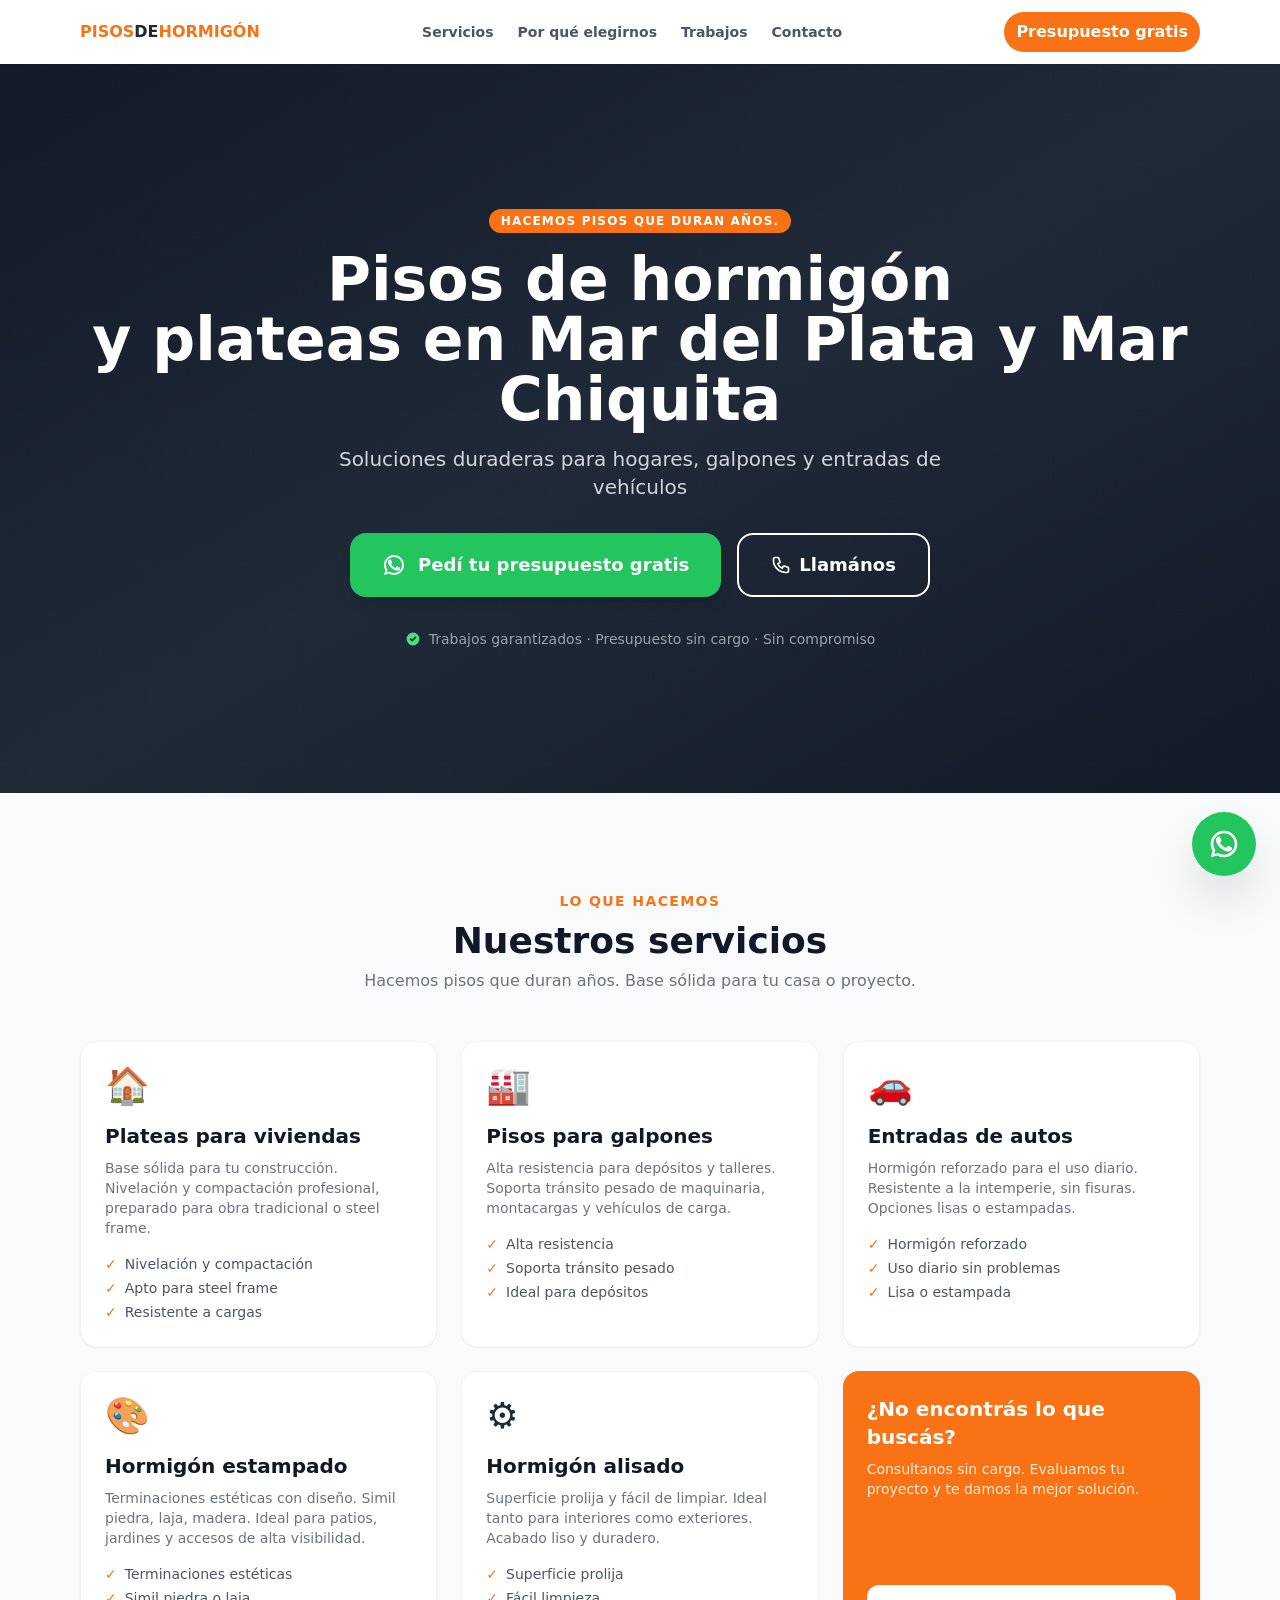
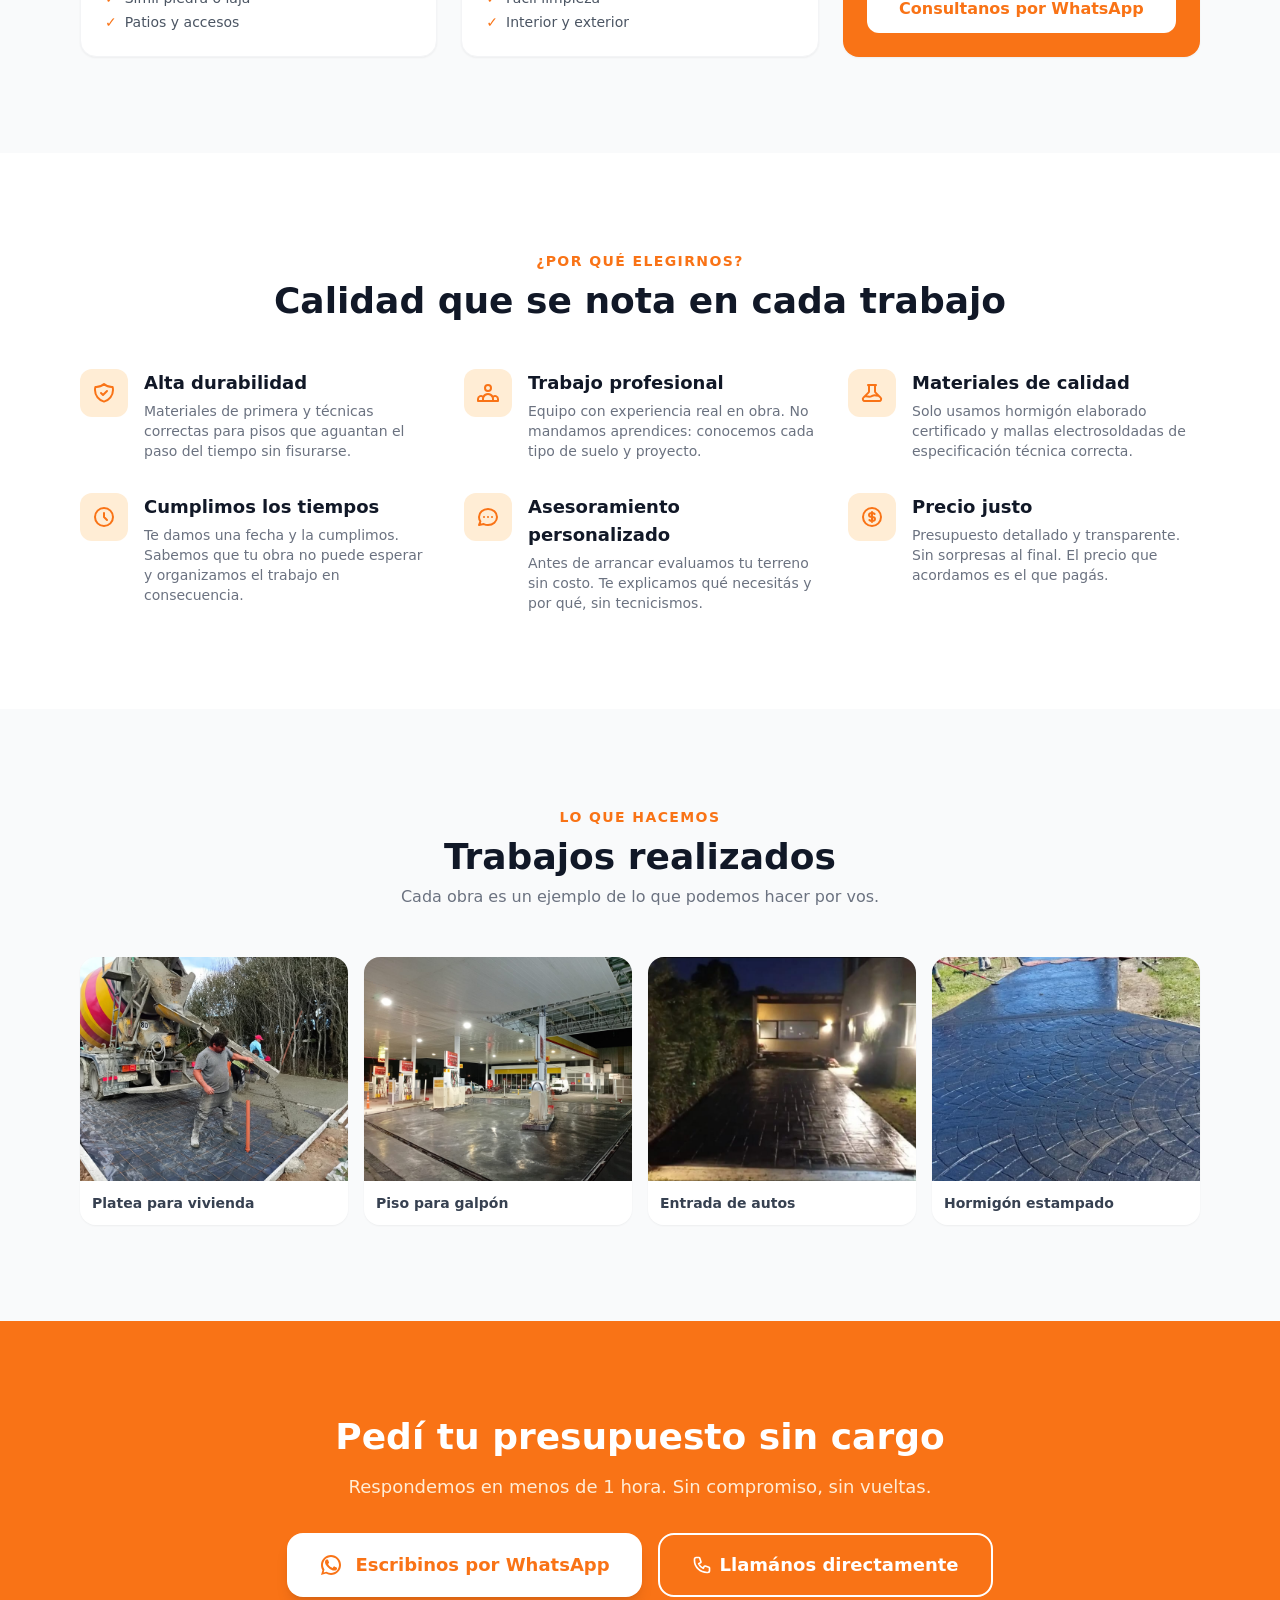
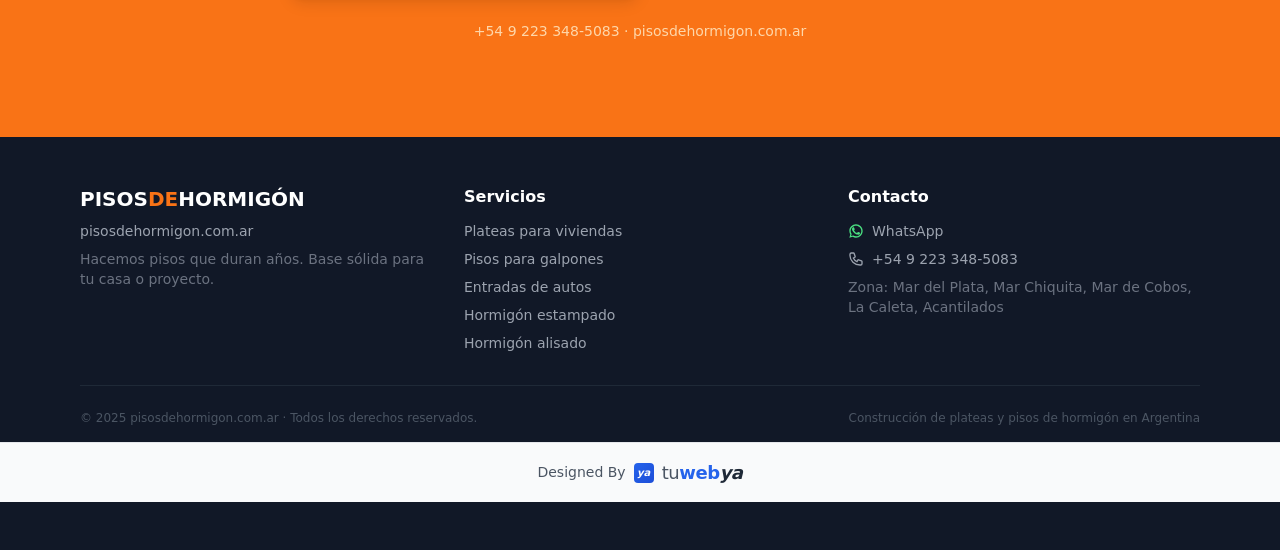
<file: index.html>
<!DOCTYPE html>
<html lang="es">
<head>
  <meta charset="UTF-8" />
  <meta name="viewport" content="width=device-width, initial-scale=1.0" />
  <title>Pisos de hormigón y plateas en Argentina | Entradas y galpones</title>
  <meta name="description" content="Construcción de plateas, pisos de hormigón y entradas de autos. Trabajos duraderos para viviendas y galpones. Presupuesto sin cargo." />
  <meta name="keywords" content="pisos de hormigón, platea de hormigón, entrada de auto hormigón, hormigón estampado, pisos para galpones" />
  <meta name="robots" content="index, follow" />
  <meta name="author" content="pisosdehormigon.com.ar" />
  <link rel="canonical" href="https://pisosdehormigon.com.ar/" />

  <!-- Add Favicon -->
  <link rel="icon" type="image/x-icon" href="favicon.ico" />

  <!-- Open Graph -->
  <meta property="og:title" content="Pisos de hormigón y plateas en Argentina | Entradas y galpones" />
  <meta property="og:description" content="Construcción de plateas, pisos de hormigón y entradas de autos. Trabajos duraderos para viviendas y galpones. Presupuesto sin cargo." />
  <meta property="og:type" content="website" />
  <meta property="og:url" content="https://pisosdehormigon.com.ar/" />
  <meta property="og:locale" content="es_AR" />

  <!-- Twitter Card -->
  <meta name="twitter:card" content="summary_large_image" />
  <meta name="twitter:title" content="Pisos de hormigón y plateas en Argentina" />
  <meta name="twitter:description" content="Plateas, pisos de hormigón, entradas de autos. Presupuesto sin cargo." />

  <!-- Structured Data -->
  <script type="application/ld+json">
  {
    "@context": "https://schema.org",
    "@type": "LocalBusiness",
    "name": "Pisos de Hormigón",
    "url": "https://pisosdehormigon.com.ar",
    "description": "Construcción de plateas, pisos de hormigón y entradas de autos en Argentina.",
    "areaServed": "Argentina",
    "serviceType": ["Plateas de hormigón", "Pisos para galpones", "Entradas de autos", "Hormigón estampado", "Hormigón alisado"],
    "contactPoint": {
      "@type": "ContactPoint",
      "telephone": "+54-9-223-000-0000",
      "contactType": "customer service",
      "availableLanguage": "Spanish"
    }
  }
  </script>

  <link rel="stylesheet" href="assets/fonts/inter.css" />
  <link rel="stylesheet" href="assets/css/styles.css" />
</head>
<body class="font-sans text-gray-800 bg-white">

  <!-- ===================== HEADER / NAV ===================== -->
  <header class="bg-white shadow-sm sticky top-0 z-40">
    <div class="max-w-6xl mx-auto px-4 py-3 flex items-center justify-between gap-2">
      <a href="/" class="flex items-center shrink-0" aria-label="Pisos de Hormigón - Inicio">
        <span class="text-orange-500 text-base sm:text-xl md:text-2xl font-black tracking-tighter sm:tracking-tight whitespace-nowrap">PISOS<span class="text-gray-800">DE</span><span class="text-orange-500">HORMIGÓN</span></span>
      </a>
      <nav aria-label="Navegación principal" class="hidden md:flex gap-6 text-sm font-semibold text-gray-600">
        <a href="#servicios" class="hover:text-orange-500 transition-colors">Servicios</a>
        <a href="#beneficios" class="hover:text-orange-500 transition-colors">Por qué elegirnos</a>
        <a href="#galeria" class="hover:text-orange-500 transition-colors">Trabajos</a>
        <a href="#contacto" class="hover:text-orange-500 transition-colors">Contacto</a>
      </nav>
      <a href="https://wa.me/5492233485083?text=Hola%2C%20quiero%20un%20presupuesto%20sin%20cargo" target="_blank" rel="noopener noreferrer"
         class="bg-orange-500 hover:bg-orange-600 text-white text-[11px] sm:text-sm font-bold px-3 py-2 sm:px-4 rounded-full transition-colors shrink-0 whitespace-nowrap">
        Presupuesto gratis
      </a>
    </div>
  </header>

  <!-- ===================== HERO ===================== -->
  <section class="relative bg-gray-900 text-white overflow-hidden">
    <div class="absolute inset-0 bg-gradient-to-br from-gray-900 via-gray-800 to-gray-900 opacity-95"></div>
    <!-- Background pattern -->
    <div class="absolute inset-0 opacity-5" style="background-image: url('images/concrete-texture.svg'); background-size: 200px;"></div>

    <div class="relative max-w-6xl mx-auto px-4 py-20 md:py-28 lg:py-36 text-center">
      <span class="inline-block bg-orange-500 text-white text-xs font-bold px-3 py-1 rounded-full uppercase tracking-widest mb-4">
        Hacemos pisos que duran años.
      </span>
      <h1 class="text-4xl md:text-5xl lg:text-6xl font-black leading-tight mb-4">
        Pisos de hormigón<br class="hidden md:block" /> y plateas en Mar del Plata y Mar Chiquita
      </h1>
      <p class="text-lg md:text-xl text-gray-300 max-w-2xl mx-auto mb-8">
        Soluciones duraderas para hogares, galpones y entradas de vehículos
      </p>

      <div class="flex flex-col sm:flex-row gap-4 justify-center mb-8">
        <a href="https://wa.me/5492233485083?text=Hola%2C%20quiero%20un%20presupuesto%20sin%20cargo"
           target="_blank" rel="noopener noreferrer"
           class="flex items-center justify-center gap-3 bg-green-500 hover:bg-green-600 text-white font-bold text-lg px-8 py-4 rounded-2xl shadow-lg transition-all hover:scale-105 active:scale-95">
          <svg class="w-6 h-6" viewBox="0 0 24 24" fill="currentColor" aria-hidden="true">
            <path d="M17.472 14.382c-.297-.149-1.758-.867-2.03-.967-.273-.099-.471-.148-.67.15-.197.297-.767.966-.94 1.164-.173.199-.347.223-.644.075-.297-.15-1.255-.463-2.39-1.475-.883-.788-1.48-1.761-1.653-2.059-.173-.297-.018-.458.13-.606.134-.133.298-.347.446-.52.149-.174.198-.298.298-.497.099-.198.05-.371-.025-.52-.075-.149-.669-1.612-.916-2.207-.242-.579-.487-.5-.669-.51-.173-.008-.371-.01-.57-.01-.198 0-.52.074-.792.372-.272.297-1.04 1.016-1.04 2.479 0 1.462 1.065 2.875 1.213 3.074.149.198 2.096 3.2 5.077 4.487.709.306 1.262.489 1.694.625.712.227 1.36.195 1.871.118.571-.085 1.758-.719 2.006-1.413.248-.694.248-1.289.173-1.413-.074-.124-.272-.198-.57-.347z"/>
            <path d="M12 2C6.477 2 2 6.477 2 12c0 1.89.525 3.66 1.438 5.168L2 22l4.998-1.418A9.953 9.953 0 0012 22c5.523 0 10-4.477 10-10S17.523 2 12 2zm0 18a7.946 7.946 0 01-4.073-1.117l-.292-.173-3.004.853.853-3.004-.173-.292A7.946 7.946 0 014 12c0-4.411 3.589-8 8-8s8 3.589 8 8-3.589 8-8 8z"/>
          </svg>
          Pedí tu presupuesto gratis
        </a>
        <a href="tel:+5492233485083"
           class="flex items-center justify-center gap-2 border-2 border-white text-white hover:bg-white hover:text-gray-900 font-bold text-lg px-8 py-4 rounded-2xl transition-all">
          <svg class="w-5 h-5" fill="none" stroke="currentColor" stroke-width="2" viewBox="0 0 24 24" aria-hidden="true">
            <path stroke-linecap="round" stroke-linejoin="round" d="M3 5a2 2 0 012-2h3.28a1 1 0 01.948.684l1.498 4.493a1 1 0 01-.502 1.21l-2.257 1.13a11.042 11.042 0 005.516 5.516l1.13-2.257a1 1 0 011.21-.502l4.493 1.498a1 1 0 01.684.948V19a2 2 0 01-2 2h-1C9.716 21 3 14.284 3 7V5z" />
          </svg>
          Llamános
        </a>
      </div>

      <p class="text-sm text-gray-400 flex items-center justify-center gap-2">
        <svg class="w-4 h-4 text-green-400" fill="currentColor" viewBox="0 0 20 20" aria-hidden="true">
          <path fill-rule="evenodd" d="M10 18a8 8 0 100-16 8 8 0 000 16zm3.707-9.293a1 1 0 00-1.414-1.414L9 10.586 7.707 9.293a1 1 0 00-1.414 1.414l2 2a1 1 0 001.414 0l4-4z" clip-rule="evenodd" />
        </svg>
        Trabajos garantizados · Presupuesto sin cargo · Sin compromiso
      </p>
    </div>
  </section>

  <!-- ===================== SERVICIOS ===================== -->
  <section id="servicios" class="py-16 md:py-24 bg-gray-50">
    <div class="max-w-6xl mx-auto px-4">
      <div class="text-center mb-12">
        <span class="text-orange-500 font-bold text-sm uppercase tracking-widest">Lo que hacemos</span>
        <h2 class="text-3xl md:text-4xl font-black text-gray-900 mt-2">Nuestros servicios</h2>
        <p class="text-gray-500 mt-2 max-w-xl mx-auto">Hacemos pisos que duran años. Base sólida para tu casa o proyecto.</p>
      </div>

      <div class="grid grid-cols-1 sm:grid-cols-2 lg:grid-cols-3 gap-6">

        <!-- Card 1 -->
        <article class="bg-white rounded-2xl p-6 shadow-sm hover:shadow-md transition-shadow border border-gray-100">
          <div class="text-4xl mb-4">🏠</div>
          <h3 class="text-xl font-bold text-gray-900 mb-2">Plateas para viviendas</h3>
          <p class="text-gray-500 text-sm mb-4">Base sólida para tu construcción. Nivelación y compactación profesional, preparado para obra tradicional o steel frame.</p>
          <ul class="space-y-1 text-sm text-gray-600">
            <li class="flex items-center gap-2"><span class="text-orange-500 font-bold">✓</span> Nivelación y compactación</li>
            <li class="flex items-center gap-2"><span class="text-orange-500 font-bold">✓</span> Apto para steel frame</li>
            <li class="flex items-center gap-2"><span class="text-orange-500 font-bold">✓</span> Resistente a cargas</li>
          </ul>
        </article>

        <!-- Card 2 -->
        <article class="bg-white rounded-2xl p-6 shadow-sm hover:shadow-md transition-shadow border border-gray-100">
          <div class="text-4xl mb-4">🏭</div>
          <h3 class="text-xl font-bold text-gray-900 mb-2">Pisos para galpones</h3>
          <p class="text-gray-500 text-sm mb-4">Alta resistencia para depósitos y talleres. Soporta tránsito pesado de maquinaria, montacargas y vehículos de carga.</p>
          <ul class="space-y-1 text-sm text-gray-600">
            <li class="flex items-center gap-2"><span class="text-orange-500 font-bold">✓</span> Alta resistencia</li>
            <li class="flex items-center gap-2"><span class="text-orange-500 font-bold">✓</span> Soporta tránsito pesado</li>
            <li class="flex items-center gap-2"><span class="text-orange-500 font-bold">✓</span> Ideal para depósitos</li>
          </ul>
        </article>

        <!-- Card 3 -->
        <article class="bg-white rounded-2xl p-6 shadow-sm hover:shadow-md transition-shadow border border-gray-100">
          <div class="text-4xl mb-4">🚗</div>
          <h3 class="text-xl font-bold text-gray-900 mb-2">Entradas de autos</h3>
          <p class="text-gray-500 text-sm mb-4">Hormigón reforzado para el uso diario. Resistente a la intemperie, sin fisuras. Opciones lisas o estampadas.</p>
          <ul class="space-y-1 text-sm text-gray-600">
            <li class="flex items-center gap-2"><span class="text-orange-500 font-bold">✓</span> Hormigón reforzado</li>
            <li class="flex items-center gap-2"><span class="text-orange-500 font-bold">✓</span> Uso diario sin problemas</li>
            <li class="flex items-center gap-2"><span class="text-orange-500 font-bold">✓</span> Lisa o estampada</li>
          </ul>
        </article>

        <!-- Card 4 -->
        <article class="bg-white rounded-2xl p-6 shadow-sm hover:shadow-md transition-shadow border border-gray-100">
          <div class="text-4xl mb-4">🎨</div>
          <h3 class="text-xl font-bold text-gray-900 mb-2">Hormigón estampado</h3>
          <p class="text-gray-500 text-sm mb-4">Terminaciones estéticas con diseño. Simil piedra, laja, madera. Ideal para patios, jardines y accesos de alta visibilidad.</p>
          <ul class="space-y-1 text-sm text-gray-600">
            <li class="flex items-center gap-2"><span class="text-orange-500 font-bold">✓</span> Terminaciones estéticas</li>
            <li class="flex items-center gap-2"><span class="text-orange-500 font-bold">✓</span> Simil piedra o laja</li>
            <li class="flex items-center gap-2"><span class="text-orange-500 font-bold">✓</span> Patios y accesos</li>
          </ul>
        </article>

        <!-- Card 5 -->
        <article class="bg-white rounded-2xl p-6 shadow-sm hover:shadow-md transition-shadow border border-gray-100">
          <div class="text-4xl mb-4">⚙️</div>
          <h3 class="text-xl font-bold text-gray-900 mb-2">Hormigón alisado</h3>
          <p class="text-gray-500 text-sm mb-4">Superficie prolija y fácil de limpiar. Ideal tanto para interiores como exteriores. Acabado liso y duradero.</p>
          <ul class="space-y-1 text-sm text-gray-600">
            <li class="flex items-center gap-2"><span class="text-orange-500 font-bold">✓</span> Superficie prolija</li>
            <li class="flex items-center gap-2"><span class="text-orange-500 font-bold">✓</span> Fácil limpieza</li>
            <li class="flex items-center gap-2"><span class="text-orange-500 font-bold">✓</span> Interior y exterior</li>
          </ul>
        </article>

        <!-- CTA Card -->
        <article class="bg-orange-500 rounded-2xl p-6 shadow-sm flex flex-col justify-between">
          <div>
            <p class="text-white font-bold text-xl mb-2">¿No encontrás lo que buscás?</p>
            <p class="text-orange-100 text-sm">Consultanos sin cargo. Evaluamos tu proyecto y te damos la mejor solución.</p>
          </div>
          <a href="https://wa.me/5492233485083?text=Hola%2C%20quiero%20un%20presupuesto%20sin%20cargo"
             target="_blank" rel="noopener noreferrer"
             class="mt-6 inline-flex items-center justify-center gap-2 bg-white text-orange-500 font-bold px-6 py-3 rounded-xl hover:bg-orange-50 transition-colors">
            Consultanos por WhatsApp
          </a>
        </article>

      </div>
    </div>
  </section>

  <!-- ===================== BENEFICIOS ===================== -->
  <section id="beneficios" class="py-16 md:py-24 bg-white">
    <div class="max-w-6xl mx-auto px-4">
      <div class="text-center mb-12">
        <span class="text-orange-500 font-bold text-sm uppercase tracking-widest">¿Por qué elegirnos?</span>
        <h2 class="text-3xl md:text-4xl font-black text-gray-900 mt-2">Calidad que se nota en cada trabajo</h2>
      </div>

      <div class="grid grid-cols-1 sm:grid-cols-2 lg:grid-cols-3 gap-8">

        <div class="flex gap-4 items-start">
          <div class="w-12 h-12 rounded-xl bg-orange-100 flex items-center justify-center flex-shrink-0">
            <svg class="w-6 h-6 text-orange-500" fill="none" stroke="currentColor" stroke-width="2" viewBox="0 0 24 24" aria-hidden="true">
              <path stroke-linecap="round" stroke-linejoin="round" d="M9 12l2 2 4-4m5.618-4.016A11.955 11.955 0 0112 2.944a11.955 11.955 0 01-8.618 3.04A12.02 12.02 0 003 9c0 5.591 3.824 10.29 9 11.622 5.176-1.332 9-6.03 9-11.622 0-1.042-.133-2.052-.382-3.016z" />
            </svg>
          </div>
          <div>
            <h3 class="font-bold text-gray-900 text-lg">Alta durabilidad</h3>
            <p class="text-gray-500 text-sm mt-1">Materiales de primera y técnicas correctas para pisos que aguantan el paso del tiempo sin fisurarse.</p>
          </div>
        </div>

        <div class="flex gap-4 items-start">
          <div class="w-12 h-12 rounded-xl bg-orange-100 flex items-center justify-center flex-shrink-0">
            <svg class="w-6 h-6 text-orange-500" fill="none" stroke="currentColor" stroke-width="2" viewBox="0 0 24 24" aria-hidden="true">
              <path stroke-linecap="round" stroke-linejoin="round" d="M17 20h5v-2a3 3 0 00-5.356-1.857M17 20H7m10 0v-2c0-.656-.126-1.283-.356-1.857M7 20H2v-2a3 3 0 015.356-1.857M7 20v-2c0-.656.126-1.283.356-1.857m0 0a5.002 5.002 0 019.288 0M15 7a3 3 0 11-6 0 3 3 0 016 0z" />
            </svg>
          </div>
          <div>
            <h3 class="font-bold text-gray-900 text-lg">Trabajo profesional</h3>
            <p class="text-gray-500 text-sm mt-1">Equipo con experiencia real en obra. No mandamos aprendices: conocemos cada tipo de suelo y proyecto.</p>
          </div>
        </div>

        <div class="flex gap-4 items-start">
          <div class="w-12 h-12 rounded-xl bg-orange-100 flex items-center justify-center flex-shrink-0">
            <svg class="w-6 h-6 text-orange-500" fill="none" stroke="currentColor" stroke-width="2" viewBox="0 0 24 24" aria-hidden="true">
              <path stroke-linecap="round" stroke-linejoin="round" d="M19.428 15.428a2 2 0 00-1.022-.547l-2.387-.477a6 6 0 00-3.86.517l-.318.158a6 6 0 01-3.86.517L6.05 15.21a2 2 0 00-1.806.547M8 4h8l-1 1v5.172a2 2 0 00.586 1.414l5 5c1.26 1.26.367 3.414-1.415 3.414H4.828c-1.782 0-2.674-2.154-1.414-3.414l5-5A2 2 0 009 10.172V5L8 4z" />
            </svg>
          </div>
          <div>
            <h3 class="font-bold text-gray-900 text-lg">Materiales de calidad</h3>
            <p class="text-gray-500 text-sm mt-1">Solo usamos hormigón elaborado certificado y mallas electrosoldadas de especificación técnica correcta.</p>
          </div>
        </div>

        <div class="flex gap-4 items-start">
          <div class="w-12 h-12 rounded-xl bg-orange-100 flex items-center justify-center flex-shrink-0">
            <svg class="w-6 h-6 text-orange-500" fill="none" stroke="currentColor" stroke-width="2" viewBox="0 0 24 24" aria-hidden="true">
              <path stroke-linecap="round" stroke-linejoin="round" d="M12 8v4l3 3m6-3a9 9 0 11-18 0 9 9 0 0118 0z" />
            </svg>
          </div>
          <div>
            <h3 class="font-bold text-gray-900 text-lg">Cumplimos los tiempos</h3>
            <p class="text-gray-500 text-sm mt-1">Te damos una fecha y la cumplimos. Sabemos que tu obra no puede esperar y organizamos el trabajo en consecuencia.</p>
          </div>
        </div>

        <div class="flex gap-4 items-start">
          <div class="w-12 h-12 rounded-xl bg-orange-100 flex items-center justify-center flex-shrink-0">
            <svg class="w-6 h-6 text-orange-500" fill="none" stroke="currentColor" stroke-width="2" viewBox="0 0 24 24" aria-hidden="true">
              <path stroke-linecap="round" stroke-linejoin="round" d="M8 12h.01M12 12h.01M16 12h.01M21 12c0 4.418-4.03 8-9 8a9.863 9.863 0 01-4.255-.949L3 20l1.395-3.72C3.512 15.042 3 13.574 3 12c0-4.418 4.03-8 9-8s9 3.582 9 8z" />
            </svg>
          </div>
          <div>
            <h3 class="font-bold text-gray-900 text-lg">Asesoramiento personalizado</h3>
            <p class="text-gray-500 text-sm mt-1">Antes de arrancar evaluamos tu terreno sin costo. Te explicamos qué necesitás y por qué, sin tecnicismos.</p>
          </div>
        </div>

        <div class="flex gap-4 items-start">
          <div class="w-12 h-12 rounded-xl bg-orange-100 flex items-center justify-center flex-shrink-0">
            <svg class="w-6 h-6 text-orange-500" fill="none" stroke="currentColor" stroke-width="2" viewBox="0 0 24 24" aria-hidden="true">
              <path stroke-linecap="round" stroke-linejoin="round" d="M12 8c-1.657 0-3 .895-3 2s1.343 2 3 2 3 .895 3 2-1.343 2-3 2m0-8c1.11 0 2.08.402 2.599 1M12 8V7m0 1v8m0 0v1m0-1c-1.11 0-2.08-.402-2.599-1M21 12a9 9 0 11-18 0 9 9 0 0118 0z" />
            </svg>
          </div>
          <div>
            <h3 class="font-bold text-gray-900 text-lg">Precio justo</h3>
            <p class="text-gray-500 text-sm mt-1">Presupuesto detallado y transparente. Sin sorpresas al final. El precio que acordamos es el que pagás.</p>
          </div>
        </div>

      </div>
    </div>
  </section>

  <!-- ===================== GALERÍA ===================== -->
  <section id="galeria" class="py-16 md:py-24 bg-gray-50">
    <div class="max-w-6xl mx-auto px-4">
      <div class="text-center mb-12">
        <span class="text-orange-500 font-bold text-sm uppercase tracking-widest">Lo que hacemos</span>
        <h2 class="text-3xl md:text-4xl font-black text-gray-900 mt-2">Trabajos realizados</h2>
        <p class="text-gray-500 mt-2">Cada obra es un ejemplo de lo que podemos hacer por vos.</p>
      </div>

      <div class="grid grid-cols-1 sm:grid-cols-2 lg:grid-cols-4 gap-4">
        <figure class="rounded-2xl overflow-hidden shadow-sm group">
          <img src="images/gallery-1.jpg" alt="Platea de hormigón para vivienda" class="w-full h-56 object-cover group-hover:scale-105 transition-transform duration-300" width="400" height="224" loading="lazy" />
          <figcaption class="bg-white p-3 text-sm font-semibold text-gray-700">Platea para vivienda</figcaption>
        </figure>
        <figure class="rounded-2xl overflow-hidden shadow-sm group">
          <img src="images/gallery-2.jpg" alt="Piso de hormigón para galpón industrial" class="w-full h-56 object-cover group-hover:scale-105 transition-transform duration-300" width="400" height="224" loading="lazy" />
          <figcaption class="bg-white p-3 text-sm font-semibold text-gray-700">Piso para galpón</figcaption>
        </figure>
        <figure class="rounded-2xl overflow-hidden shadow-sm group">
          <img src="images/gallery-3.jpg" alt="Entrada de auto hormigón estampado" class="w-full h-56 object-cover group-hover:scale-105 transition-transform duration-300" width="400" height="224" loading="lazy" />
          <figcaption class="bg-white p-3 text-sm font-semibold text-gray-700">Entrada de autos</figcaption>
        </figure>
        <figure class="rounded-2xl overflow-hidden shadow-sm group">
          <img src="images/gallery-4.jpg" alt="Hormigón estampado para patio" class="w-full h-56 object-cover group-hover:scale-105 transition-transform duration-300" width="400" height="224" loading="lazy" />
          <figcaption class="bg-white p-3 text-sm font-semibold text-gray-700">Hormigón estampado</figcaption>
        </figure>
      </div>
    </div>
  </section>

  <!-- ===================== CTA ===================== -->
  <section id="contacto" class="py-16 md:py-24 bg-orange-500">
    <div class="max-w-3xl mx-auto px-4 text-center">
      <h2 class="text-3xl md:text-4xl font-black text-white mb-4">
        Pedí tu presupuesto sin cargo
      </h2>
      <p class="text-orange-100 text-lg mb-8">
        Respondemos en menos de 1 hora. Sin compromiso, sin vueltas.
      </p>
      <div class="flex flex-col sm:flex-row gap-4 justify-center">
        <a href="https://wa.me/5492233485083?text=Hola%2C%20quiero%20un%20presupuesto%20sin%20cargo"
           target="_blank" rel="noopener noreferrer"
           class="flex items-center justify-center gap-3 bg-white text-orange-500 hover:bg-orange-50 font-bold text-lg px-8 py-4 rounded-2xl shadow-lg transition-all hover:scale-105 active:scale-95">
          <svg class="w-6 h-6" viewBox="0 0 24 24" fill="currentColor" aria-hidden="true">
            <path d="M17.472 14.382c-.297-.149-1.758-.867-2.03-.967-.273-.099-.471-.148-.67.15-.197.297-.767.966-.94 1.164-.173.199-.347.223-.644.075-.297-.15-1.255-.463-2.39-1.475-.883-.788-1.48-1.761-1.653-2.059-.173-.297-.018-.458.13-.606.134-.133.298-.347.446-.52.149-.174.198-.298.298-.497.099-.198.05-.371-.025-.52-.075-.149-.669-1.612-.916-2.207-.242-.579-.487-.5-.669-.51-.173-.008-.371-.01-.57-.01-.198 0-.52.074-.792.372-.272.297-1.04 1.016-1.04 2.479 0 1.462 1.065 2.875 1.213 3.074.149.198 2.096 3.2 5.077 4.487.709.306 1.262.489 1.694.625.712.227 1.36.195 1.871.118.571-.085 1.758-.719 2.006-1.413.248-.694.248-1.289.173-1.413-.074-.124-.272-.198-.57-.347z"/>
            <path d="M12 2C6.477 2 2 6.477 2 12c0 1.89.525 3.66 1.438 5.168L2 22l4.998-1.418A9.953 9.953 0 0012 22c5.523 0 10-4.477 10-10S17.523 2 12 2zm0 18a7.946 7.946 0 01-4.073-1.117l-.292-.173-3.004.853.853-3.004-.173-.292A7.946 7.946 0 014 12c0-4.411 3.589-8 8-8s8 3.589 8 8-3.589 8-8 8z"/>
          </svg>
          Escribinos por WhatsApp
        </a>
        <a href="tel:+5492233485083"
           class="flex items-center justify-center gap-2 border-2 border-white text-white hover:bg-orange-600 font-bold text-lg px-8 py-4 rounded-2xl transition-all">
          <svg class="w-5 h-5" fill="none" stroke="currentColor" stroke-width="2" viewBox="0 0 24 24" aria-hidden="true">
            <path stroke-linecap="round" stroke-linejoin="round" d="M3 5a2 2 0 012-2h3.28a1 1 0 01.948.684l1.498 4.493a1 1 0 01-.502 1.21l-2.257 1.13a11.042 11.042 0 005.516 5.516l1.13-2.257a1 1 0 011.21-.502l4.493 1.498a1 1 0 01.684.948V19a2 2 0 01-2 2h-1C9.716 21 3 14.284 3 7V5z" />
          </svg>
          Llamános directamente
        </a>
      </div>
      <p class="text-orange-200 text-sm mt-6">
        +54 9 223 348-5083 · pisosdehormigon.com.ar
      </p>
    </div>
  </section>

  <!-- ===================== FOOTER ===================== -->
  <footer class="bg-gray-900 text-gray-400 py-12">
    <div class="max-w-6xl mx-auto px-4">
      <div class="grid grid-cols-1 md:grid-cols-3 gap-8 mb-8">
        <div>
          <p class="text-white font-black text-xl mb-2">
            PISOS<span class="text-orange-500">DE</span>HORMIGÓN
          </p>
          <p class="text-sm text-gray-400">
            pisosdehormigon.com.ar
          </p>
          <p class="text-sm text-gray-500 mt-2">
            Hacemos pisos que duran años. Base sólida para tu casa o proyecto.
          </p>
        </div>
        <nav aria-label="Servicios">
          <p class="text-white font-semibold mb-3">Servicios</p>
          <ul class="space-y-2 text-sm">
            <li><a href="#servicios" class="hover:text-orange-400 transition-colors">Plateas para viviendas</a></li>
            <li><a href="#servicios" class="hover:text-orange-400 transition-colors">Pisos para galpones</a></li>
            <li><a href="#servicios" class="hover:text-orange-400 transition-colors">Entradas de autos</a></li>
            <li><a href="#servicios" class="hover:text-orange-400 transition-colors">Hormigón estampado</a></li>
            <li><a href="#servicios" class="hover:text-orange-400 transition-colors">Hormigón alisado</a></li>
          </ul>
        </nav>
        <div>
          <p class="text-white font-semibold mb-3">Contacto</p>
          <ul class="space-y-2 text-sm">
            <li>
              <a href="https://wa.me/5492233485083" target="_blank" rel="noopener noreferrer" class="flex items-center gap-2 hover:text-orange-400 transition-colors">
                <svg class="w-4 h-4 text-green-400" viewBox="0 0 24 24" fill="currentColor" aria-hidden="true">
                  <path d="M17.472 14.382c-.297-.149-1.758-.867-2.03-.967-.273-.099-.471-.148-.67.15-.197.297-.767.966-.94 1.164-.173.199-.347.223-.644.075-.297-.15-1.255-.463-2.39-1.475-.883-.788-1.48-1.761-1.653-2.059-.173-.297-.018-.458.13-.606.134-.133.298-.347.446-.52.149-.174.198-.298.298-.497.099-.198.05-.371-.025-.52-.075-.149-.669-1.612-.916-2.207-.242-.579-.487-.5-.669-.51-.173-.008-.371-.01-.57-.01-.198 0-.52.074-.792.372-.272.297-1.04 1.016-1.04 2.479 0 1.462 1.065 2.875 1.213 3.074.149.198 2.096 3.2 5.077 4.487.709.306 1.262.489 1.694.625.712.227 1.36.195 1.871.118.571-.085 1.758-.719 2.006-1.413.248-.694.248-1.289.173-1.413-.074-.124-.272-.198-.57-.347z"/><path d="M12 2C6.477 2 2 6.477 2 12c0 1.89.525 3.66 1.438 5.168L2 22l4.998-1.418A9.953 9.953 0 0012 22c5.523 0 10-4.477 10-10S17.523 2 12 2zm0 18a7.946 7.946 0 01-4.073-1.117l-.292-.173-3.004.853.853-3.004-.173-.292A7.946 7.946 0 014 12c0-4.411 3.589-8 8-8s8 3.589 8 8-3.589 8-8 8z"/>
                </svg>
                WhatsApp
              </a>
            </li>
            <li>
              <a href="tel:+5492233485083" class="flex items-center gap-2 hover:text-orange-400 transition-colors">
                <svg class="w-4 h-4" fill="none" stroke="currentColor" stroke-width="2" viewBox="0 0 24 24" aria-hidden="true">
                  <path stroke-linecap="round" stroke-linejoin="round" d="M3 5a2 2 0 012-2h3.28a1 1 0 01.948.684l1.498 4.493a1 1 0 01-.502 1.21l-2.257 1.13a11.042 11.042 0 005.516 5.516l1.13-2.257a1 1 0 011.21-.502l4.493 1.498a1 1 0 01.684.948V19a2 2 0 01-2 2h-1C9.716 21 3 14.284 3 7V5z" />
                </svg>
                +54 9 223 348-5083
              </a>
            </li>
            <li class="text-gray-500">Zona: Mar del Plata, Mar Chiquita, Mar de Cobos, La Caleta, Acantilados</li>
          </ul>
        </div>
      </div>
      <div class="border-t border-gray-800 pt-6 flex flex-col sm:flex-row items-center justify-between gap-2 text-xs text-gray-600">
        <p>© 2025 pisosdehormigon.com.ar · Todos los derechos reservados.</p>
        <p>Construcción de plateas y pisos de hormigón en Argentina</p>
      </div>
    </div>

    <!-- 
  Este footer es para ser incluido en los sitios diseñados por tuwebya.ar 
  Incluye el logo estilizado y el link para mejorar el SEO (PageRank).
-->
<style>
    .tuwebya-footer {
      margin-top: 1rem;
        padding: 1rem 1rem;
        background-color: #f9fafb; /* bg-gray-50 */
        border-top: 1px solid #e5e7eb;
        text-align: center;
        font-family: ui-sans-serif, system-ui, -apple-system, BlinkMacSystemFont, "Segoe UI", Roboto, "Helvetica Neue", Arial, sans-serif;
    }
    .tuwebya-brand {
        display: inline-flex;
        align-items: center;
        justify-content: center;
        gap: 0.5rem;
        text-decoration: none;
        color: #4b5563; /* text-gray-600 */
        font-size: 0.875rem; /* text-sm */
        transition: opacity 0.3s ease;
    }
    .tuwebya-brand:hover {
        opacity: 0.8;
    }
    .tuwebya-logo-text {
        font-size: 1.125rem;
        letter-spacing: -0.025em;
        display: flex;
        align-items: center;
    }
    .tuwebya-logo-text .tu { color: #4b5563; font-weight: 400; }
    .tuwebya-logo-text .web { color: #2563eb; font-weight: 800; }
    .tuwebya-logo-text .ya { color: #1f2937; font-weight: 900; font-style: italic; }
    
    .tuwebya-icon {
        width: 20px;
        height: 20px;
        border-radius: 4px;
        background: linear-gradient(135deg, #2563eb 0%, #1d4ed8 100%);
        display: flex;
        align-items: center;
        justify-content: center;
        color: white;
        font-weight: 900;
        font-style: italic;
        font-size: 10px;
        line-height: 1;
    }
</style>

<div class="tuwebya-footer">
    <a href="https://tuwebya.ar" target="_blank" rel="noopener" class="tuwebya-brand" title="Diseño web por tuwebya.ar">
        <span>Designed By</span>
        <div class="tuwebya-icon">ya</div>
        <div class="tuwebya-logo-text">
            <span class="tu">tu</span><span class="web">web</span><span class="ya">ya</span>
        </div>
    </a>
</div>

  </footer>

  <!-- ===================== FLOATING WHATSAPP ===================== -->
  <a href="https://wa.me/5492233485083?text=Hola%2C%20quiero%20un%20presupuesto%20sin%20cargo"
     target="_blank" rel="noopener noreferrer"
     aria-label="Contactar por WhatsApp"
     class="fixed bottom-6 right-6 z-50 w-16 h-16 bg-green-500 hover:bg-green-600 rounded-full shadow-2xl flex items-center justify-center transition-all hover:scale-110 active:scale-95 group">
    <svg class="w-8 h-8 text-white" viewBox="0 0 24 24" fill="currentColor" aria-hidden="true">
      <path d="M17.472 14.382c-.297-.149-1.758-.867-2.03-.967-.273-.099-.471-.148-.67.15-.197.297-.767.966-.94 1.164-.173.199-.347.223-.644.075-.297-.15-1.255-.463-2.39-1.475-.883-.788-1.48-1.761-1.653-2.059-.173-.297-.018-.458.13-.606.134-.133.298-.347.446-.52.149-.174.198-.298.298-.497.099-.198.05-.371-.025-.52-.075-.149-.669-1.612-.916-2.207-.242-.579-.487-.5-.669-.51-.173-.008-.371-.01-.57-.01-.198 0-.52.074-.792.372-.272.297-1.04 1.016-1.04 2.479 0 1.462 1.065 2.875 1.213 3.074.149.198 2.096 3.2 5.077 4.487.709.306 1.262.489 1.694.625.712.227 1.36.195 1.871.118.571-.085 1.758-.719 2.006-1.413.248-.694.248-1.289.173-1.413-.074-.124-.272-.198-.57-.347z"/>
      <path d="M12 2C6.477 2 2 6.477 2 12c0 1.89.525 3.66 1.438 5.168L2 22l4.998-1.418A9.953 9.953 0 0012 22c5.523 0 10-4.477 10-10S17.523 2 12 2zm0 18a7.946 7.946 0 01-4.073-1.117l-.292-.173-3.004.853.853-3.004-.173-.292A7.946 7.946 0 014 12c0-4.411 3.589-8 8-8s8 3.589 8 8-3.589 8-8 8z"/>
    </svg>
    <span class="absolute right-full mr-3 bg-gray-900 text-white text-xs font-semibold px-3 py-1 rounded-full whitespace-nowrap opacity-0 group-hover:opacity-100 transition-opacity pointer-events-none">
      ¡Escribinos!
    </span>
  </a>

</body>
</html>
</file>
<file: assets/fonts/inter.css>
/* Inter font - system font stack fallback for offline use.
   Replace the @font-face blocks below with actual Inter WOFF2 files
   when deploying with full internet access, or serve from a CDN.
   Reference: https://rsms.me/inter/ */

:root {
  --font-sans: 'Inter', system-ui, -apple-system, BlinkMacSystemFont,
    'Segoe UI', Roboto, 'Helvetica Neue', Arial, 'Noto Sans', sans-serif,
    'Apple Color Emoji', 'Segoe UI Emoji', 'Segoe UI Symbol', 'Noto Color Emoji';
}

body {
  font-family: var(--font-sans);
  -webkit-font-smoothing: antialiased;
  -moz-osx-font-smoothing: grayscale;
}
</file>
<file: assets/css/styles.css>
/*! tailwindcss v3.4.1 | MIT License | https://tailwindcss.com*/*,:after,:before{box-sizing:border-box;border:0 solid #e5e7eb}:after,:before{--tw-content:""}:host,html{line-height:1.5;-webkit-text-size-adjust:100%;-moz-tab-size:4;-o-tab-size:4;tab-size:4;font-family:ui-sans-serif,system-ui,sans-serif,Apple Color Emoji,Segoe UI Emoji,Segoe UI Symbol,Noto Color Emoji;font-feature-settings:normal;font-variation-settings:normal;-webkit-tap-highlight-color:transparent}body{margin:0;line-height:inherit}hr{height:0;color:inherit;border-top-width:1px}abbr:where([title]){-webkit-text-decoration:underline dotted;text-decoration:underline dotted}h1,h2,h3,h4,h5,h6{font-size:inherit;font-weight:inherit}a{color:inherit;text-decoration:inherit}b,strong{font-weight:bolder}code,kbd,pre,samp{font-family:ui-monospace,SFMono-Regular,Menlo,Monaco,Consolas,Liberation Mono,Courier New,monospace;font-feature-settings:normal;font-variation-settings:normal;font-size:1em}small{font-size:80%}sub,sup{font-size:75%;line-height:0;position:relative;vertical-align:initial}sub{bottom:-.25em}sup{top:-.5em}table{text-indent:0;border-color:inherit;border-collapse:collapse}button,input,optgroup,select,textarea{font-family:inherit;font-feature-settings:inherit;font-variation-settings:inherit;font-size:100%;font-weight:inherit;line-height:inherit;color:inherit;margin:0;padding:0}button,select{text-transform:none}[type=button],[type=reset],[type=submit],button{-webkit-appearance:button;background-color:initial;background-image:none}:-moz-focusring{outline:auto}:-moz-ui-invalid{box-shadow:none}progress{vertical-align:initial}::-webkit-inner-spin-button,::-webkit-outer-spin-button{height:auto}[type=search]{-webkit-appearance:textfield;outline-offset:-2px}::-webkit-search-decoration{-webkit-appearance:none}::-webkit-file-upload-button{-webkit-appearance:button;font:inherit}summary{display:list-item}blockquote,dd,dl,figure,h1,h2,h3,h4,h5,h6,hr,p,pre{margin:0}fieldset{margin:0}fieldset,legend{padding:0}menu,ol,ul{list-style:none;margin:0;padding:0}dialog{padding:0}textarea{resize:vertical}input::-moz-placeholder,textarea::-moz-placeholder{opacity:1;color:#9ca3af}input::placeholder,textarea::placeholder{opacity:1;color:#9ca3af}[role=button],button{cursor:pointer}:disabled{cursor:default}audio,canvas,embed,iframe,img,object,svg,video{display:block;vertical-align:middle}img,video{max-width:100%;height:auto}[hidden]{display:none}*,::backdrop,:after,:before{--tw-border-spacing-x:0;--tw-border-spacing-y:0;--tw-translate-x:0;--tw-translate-y:0;--tw-rotate:0;--tw-skew-x:0;--tw-skew-y:0;--tw-scale-x:1;--tw-scale-y:1;--tw-pan-x: ;--tw-pan-y: ;--tw-pinch-zoom: ;--tw-scroll-snap-strictness:proximity;--tw-gradient-from-position: ;--tw-gradient-via-position: ;--tw-gradient-to-position: ;--tw-ordinal: ;--tw-slashed-zero: ;--tw-numeric-figure: ;--tw-numeric-spacing: ;--tw-numeric-fraction: ;--tw-ring-inset: ;--tw-ring-offset-width:0px;--tw-ring-offset-color:#fff;--tw-ring-color:#3b82f680;--tw-ring-offset-shadow:0 0 #0000;--tw-ring-shadow:0 0 #0000;--tw-shadow:0 0 #0000;--tw-shadow-colored:0 0 #0000;--tw-blur: ;--tw-brightness: ;--tw-contrast: ;--tw-grayscale: ;--tw-hue-rotate: ;--tw-invert: ;--tw-saturate: ;--tw-sepia: ;--tw-drop-shadow: ;--tw-backdrop-blur: ;--tw-backdrop-brightness: ;--tw-backdrop-contrast: ;--tw-backdrop-grayscale: ;--tw-backdrop-hue-rotate: ;--tw-backdrop-invert: ;--tw-backdrop-opacity: ;--tw-backdrop-saturate: ;--tw-backdrop-sepia: }.pointer-events-none{pointer-events:none}.fixed{position:fixed}.absolute{position:absolute}.relative{position:relative}.sticky{position:sticky}.inset-0{inset:0}.bottom-6{bottom:1.5rem}.right-6{right:1.5rem}.right-full{right:100%}.top-0{top:0}.z-40{z-index:40}.z-50{z-index:50}.mx-auto{margin-left:auto;margin-right:auto}.mb-12{margin-bottom:3rem}.mb-2{margin-bottom:.5rem}.mb-3{margin-bottom:.75rem}.mb-4{margin-bottom:1rem}.mb-8{margin-bottom:2rem}.mr-3{margin-right:.75rem}.mt-1{margin-top:.25rem}.mt-2{margin-top:.5rem}.mt-6{margin-top:1.5rem}.inline-block{display:inline-block}.flex{display:flex}.inline-flex{display:inline-flex}.grid{display:grid}.hidden{display:none}.h-12{height:3rem}.h-16{height:4rem}.h-4{height:1rem}.h-5{height:1.25rem}.h-56{height:14rem}.h-6{height:1.5rem}.h-8{height:2rem}.w-12{width:3rem}.w-16{width:4rem}.w-4{width:1rem}.w-5{width:1.25rem}.w-6{width:1.5rem}.w-8{width:2rem}.w-full{width:100%}.max-w-2xl{max-width:42rem}.max-w-3xl{max-width:48rem}.max-w-6xl{max-width:72rem}.max-w-xl{max-width:36rem}.flex-shrink-0{flex-shrink:0}.grid-cols-1{grid-template-columns:repeat(1,minmax(0,1fr))}.flex-col{flex-direction:column}.items-start{align-items:flex-start}.items-center{align-items:center}.justify-center{justify-content:center}.justify-between{justify-content:space-between}.gap-2{gap:.5rem}.gap-3{gap:.75rem}.gap-4{gap:1rem}.gap-6{gap:1.5rem}.gap-8{gap:2rem}.space-y-1>:not([hidden])~:not([hidden]){--tw-space-y-reverse:0;margin-top:calc(.25rem*(1 - var(--tw-space-y-reverse)));margin-bottom:calc(.25rem*var(--tw-space-y-reverse))}.space-y-2>:not([hidden])~:not([hidden]){--tw-space-y-reverse:0;margin-top:calc(.5rem*(1 - var(--tw-space-y-reverse)));margin-bottom:calc(.5rem*var(--tw-space-y-reverse))}.overflow-hidden{overflow:hidden}.whitespace-nowrap{white-space:nowrap}.rounded-2xl{border-radius:1rem}.rounded-full{border-radius:9999px}.rounded-xl{border-radius:.75rem}.border{border-width:1px}.border-2{border-width:2px}.border-t{border-top-width:1px}.border-gray-100{--tw-border-opacity:1;border-color:rgb(243 244 246/var(--tw-border-opacity))}.border-gray-800{--tw-border-opacity:1;border-color:rgb(31 41 55/var(--tw-border-opacity))}.border-white{--tw-border-opacity:1;border-color:rgb(255 255 255/var(--tw-border-opacity))}.bg-gray-50{--tw-bg-opacity:1;background-color:rgb(249 250 251/var(--tw-bg-opacity))}.bg-gray-900{--tw-bg-opacity:1;background-color:rgb(17 24 39/var(--tw-bg-opacity))}.bg-green-500{--tw-bg-opacity:1;background-color:rgb(34 197 94/var(--tw-bg-opacity))}.bg-orange-100{--tw-bg-opacity:1;background-color:rgb(255 237 213/var(--tw-bg-opacity))}.bg-orange-500{--tw-bg-opacity:1;background-color:rgb(249 115 22/var(--tw-bg-opacity))}.bg-white{--tw-bg-opacity:1;background-color:rgb(255 255 255/var(--tw-bg-opacity))}.bg-gradient-to-br{background-image:linear-gradient(to bottom right,var(--tw-gradient-stops))}.from-gray-900{--tw-gradient-from:#111827 var(--tw-gradient-from-position);--tw-gradient-to:#11182700 var(--tw-gradient-to-position);--tw-gradient-stops:var(--tw-gradient-from),var(--tw-gradient-to)}.via-gray-800{--tw-gradient-to:#1f293700 var(--tw-gradient-to-position);--tw-gradient-stops:var(--tw-gradient-from),#1f2937 var(--tw-gradient-via-position),var(--tw-gradient-to)}.to-gray-900{--tw-gradient-to:#111827 var(--tw-gradient-to-position)}.object-cover{-o-object-fit:cover;object-fit:cover}.p-3{padding:.75rem}.p-6{padding:1.5rem}.px-3{padding-left:.75rem;padding-right:.75rem}.px-4{padding-left:1rem;padding-right:1rem}.px-6{padding-left:1.5rem;padding-right:1.5rem}.px-8{padding-left:2rem;padding-right:2rem}.py-1{padding-top:.25rem;padding-bottom:.25rem}.py-12{padding-top:3rem;padding-bottom:3rem}.py-16{padding-top:4rem;padding-bottom:4rem}.py-2{padding-top:.5rem;padding-bottom:.5rem}.py-20{padding-top:5rem;padding-bottom:5rem}.py-3{padding-top:.75rem;padding-bottom:.75rem}.py-4{padding-top:1rem;padding-bottom:1rem}.pt-6{padding-top:1.5rem}.text-center{text-align:center}.font-sans{font-family:ui-sans-serif,system-ui,sans-serif,Apple Color Emoji,Segoe UI Emoji,Segoe UI Symbol,Noto Color Emoji}.text-2xl{font-size:1.5rem;line-height:2rem}.text-3xl{font-size:1.875rem;line-height:2.25rem}.text-4xl{font-size:2.25rem;line-height:2.5rem}.text-lg{font-size:1.125rem;line-height:1.75rem}.text-sm{font-size:.875rem;line-height:1.25rem}.text-xl{font-size:1.25rem;line-height:1.75rem}.text-xs{font-size:.75rem;line-height:1rem}.font-black{font-weight:900}.font-bold{font-weight:700}.font-semibold{font-weight:600}.uppercase{text-transform:uppercase}.leading-tight{line-height:1.25}.tracking-tight{letter-spacing:-.025em}.tracking-widest{letter-spacing:.1em}.text-gray-300{--tw-text-opacity:1;color:rgb(209 213 219/var(--tw-text-opacity))}.text-gray-400{--tw-text-opacity:1;color:rgb(156 163 175/var(--tw-text-opacity))}.text-gray-500{--tw-text-opacity:1;color:rgb(107 114 128/var(--tw-text-opacity))}.text-gray-600{--tw-text-opacity:1;color:rgb(75 85 99/var(--tw-text-opacity))}.text-gray-700{--tw-text-opacity:1;color:rgb(55 65 81/var(--tw-text-opacity))}.text-gray-800{--tw-text-opacity:1;color:rgb(31 41 55/var(--tw-text-opacity))}.text-gray-900{--tw-text-opacity:1;color:rgb(17 24 39/var(--tw-text-opacity))}.text-green-400{--tw-text-opacity:1;color:rgb(74 222 128/var(--tw-text-opacity))}.text-orange-100{--tw-text-opacity:1;color:rgb(255 237 213/var(--tw-text-opacity))}.text-orange-200{--tw-text-opacity:1;color:rgb(254 215 170/var(--tw-text-opacity))}.text-orange-500{--tw-text-opacity:1;color:rgb(249 115 22/var(--tw-text-opacity))}.text-white{--tw-text-opacity:1;color:rgb(255 255 255/var(--tw-text-opacity))}.opacity-0{opacity:0}.opacity-5{opacity:.05}.opacity-95{opacity:.95}.shadow-2xl{--tw-shadow:0 25px 50px -12px #00000040;--tw-shadow-colored:0 25px 50px -12px var(--tw-shadow-color)}.shadow-2xl,.shadow-lg{box-shadow:var(--tw-ring-offset-shadow,0 0 #0000),var(--tw-ring-shadow,0 0 #0000),var(--tw-shadow)}.shadow-lg{--tw-shadow:0 10px 15px -3px #0000001a,0 4px 6px -4px #0000001a;--tw-shadow-colored:0 10px 15px -3px var(--tw-shadow-color),0 4px 6px -4px var(--tw-shadow-color)}.shadow-sm{--tw-shadow:0 1px 2px 0 #0000000d;--tw-shadow-colored:0 1px 2px 0 var(--tw-shadow-color);box-shadow:var(--tw-ring-offset-shadow,0 0 #0000),var(--tw-ring-shadow,0 0 #0000),var(--tw-shadow)}.transition-all{transition-property:all;transition-timing-function:cubic-bezier(.4,0,.2,1);transition-duration:.15s}.transition-colors{transition-property:color,background-color,border-color,text-decoration-color,fill,stroke;transition-timing-function:cubic-bezier(.4,0,.2,1);transition-duration:.15s}.transition-opacity{transition-property:opacity;transition-timing-function:cubic-bezier(.4,0,.2,1);transition-duration:.15s}.transition-shadow{transition-property:box-shadow;transition-timing-function:cubic-bezier(.4,0,.2,1);transition-duration:.15s}.transition-transform{transition-property:transform;transition-timing-function:cubic-bezier(.4,0,.2,1);transition-duration:.15s}.duration-300{transition-duration:.3s}.hover\:scale-105:hover{--tw-scale-x:1.05;--tw-scale-y:1.05}.hover\:scale-105:hover,.hover\:scale-110:hover{transform:translate(var(--tw-translate-x),var(--tw-translate-y)) rotate(var(--tw-rotate)) skewX(var(--tw-skew-x)) skewY(var(--tw-skew-y)) scaleX(var(--tw-scale-x)) scaleY(var(--tw-scale-y))}.hover\:scale-110:hover{--tw-scale-x:1.1;--tw-scale-y:1.1}.hover\:bg-green-600:hover{--tw-bg-opacity:1;background-color:rgb(22 163 74/var(--tw-bg-opacity))}.hover\:bg-orange-50:hover{--tw-bg-opacity:1;background-color:rgb(255 247 237/var(--tw-bg-opacity))}.hover\:bg-orange-600:hover{--tw-bg-opacity:1;background-color:rgb(234 88 12/var(--tw-bg-opacity))}.hover\:bg-white:hover{--tw-bg-opacity:1;background-color:rgb(255 255 255/var(--tw-bg-opacity))}.hover\:text-gray-900:hover{--tw-text-opacity:1;color:rgb(17 24 39/var(--tw-text-opacity))}.hover\:text-orange-400:hover{--tw-text-opacity:1;color:rgb(251 146 60/var(--tw-text-opacity))}.hover\:text-orange-500:hover{--tw-text-opacity:1;color:rgb(249 115 22/var(--tw-text-opacity))}.hover\:shadow-md:hover{--tw-shadow:0 4px 6px -1px #0000001a,0 2px 4px -2px #0000001a;--tw-shadow-colored:0 4px 6px -1px var(--tw-shadow-color),0 2px 4px -2px var(--tw-shadow-color);box-shadow:var(--tw-ring-offset-shadow,0 0 #0000),var(--tw-ring-shadow,0 0 #0000),var(--tw-shadow)}.active\:scale-95:active{--tw-scale-x:.95;--tw-scale-y:.95}.active\:scale-95:active,.group:hover .group-hover\:scale-105{transform:translate(var(--tw-translate-x),var(--tw-translate-y)) rotate(var(--tw-rotate)) skewX(var(--tw-skew-x)) skewY(var(--tw-skew-y)) scaleX(var(--tw-scale-x)) scaleY(var(--tw-scale-y))}.group:hover .group-hover\:scale-105{--tw-scale-x:1.05;--tw-scale-y:1.05}.group:hover .group-hover\:opacity-100{opacity:1}@media (min-width:640px){.sm\:grid-cols-2{grid-template-columns:repeat(2,minmax(0,1fr))}.sm\:flex-row{flex-direction:row}}@media (min-width:768px){.md\:block{display:block}.md\:flex{display:flex}.md\:grid-cols-3{grid-template-columns:repeat(3,minmax(0,1fr))}.md\:py-24{padding-top:6rem;padding-bottom:6rem}.md\:py-28{padding-top:7rem;padding-bottom:7rem}.md\:text-4xl{font-size:2.25rem;line-height:2.5rem}.md\:text-5xl{font-size:3rem;line-height:1}.md\:text-xl{font-size:1.25rem;line-height:1.75rem}}@media (min-width:1024px){.lg\:grid-cols-3{grid-template-columns:repeat(3,minmax(0,1fr))}.lg\:grid-cols-4{grid-template-columns:repeat(4,minmax(0,1fr))}.lg\:py-36{padding-top:9rem;padding-bottom:9rem}.lg\:text-6xl{font-size:3.75rem;line-height:1}}
</file>
